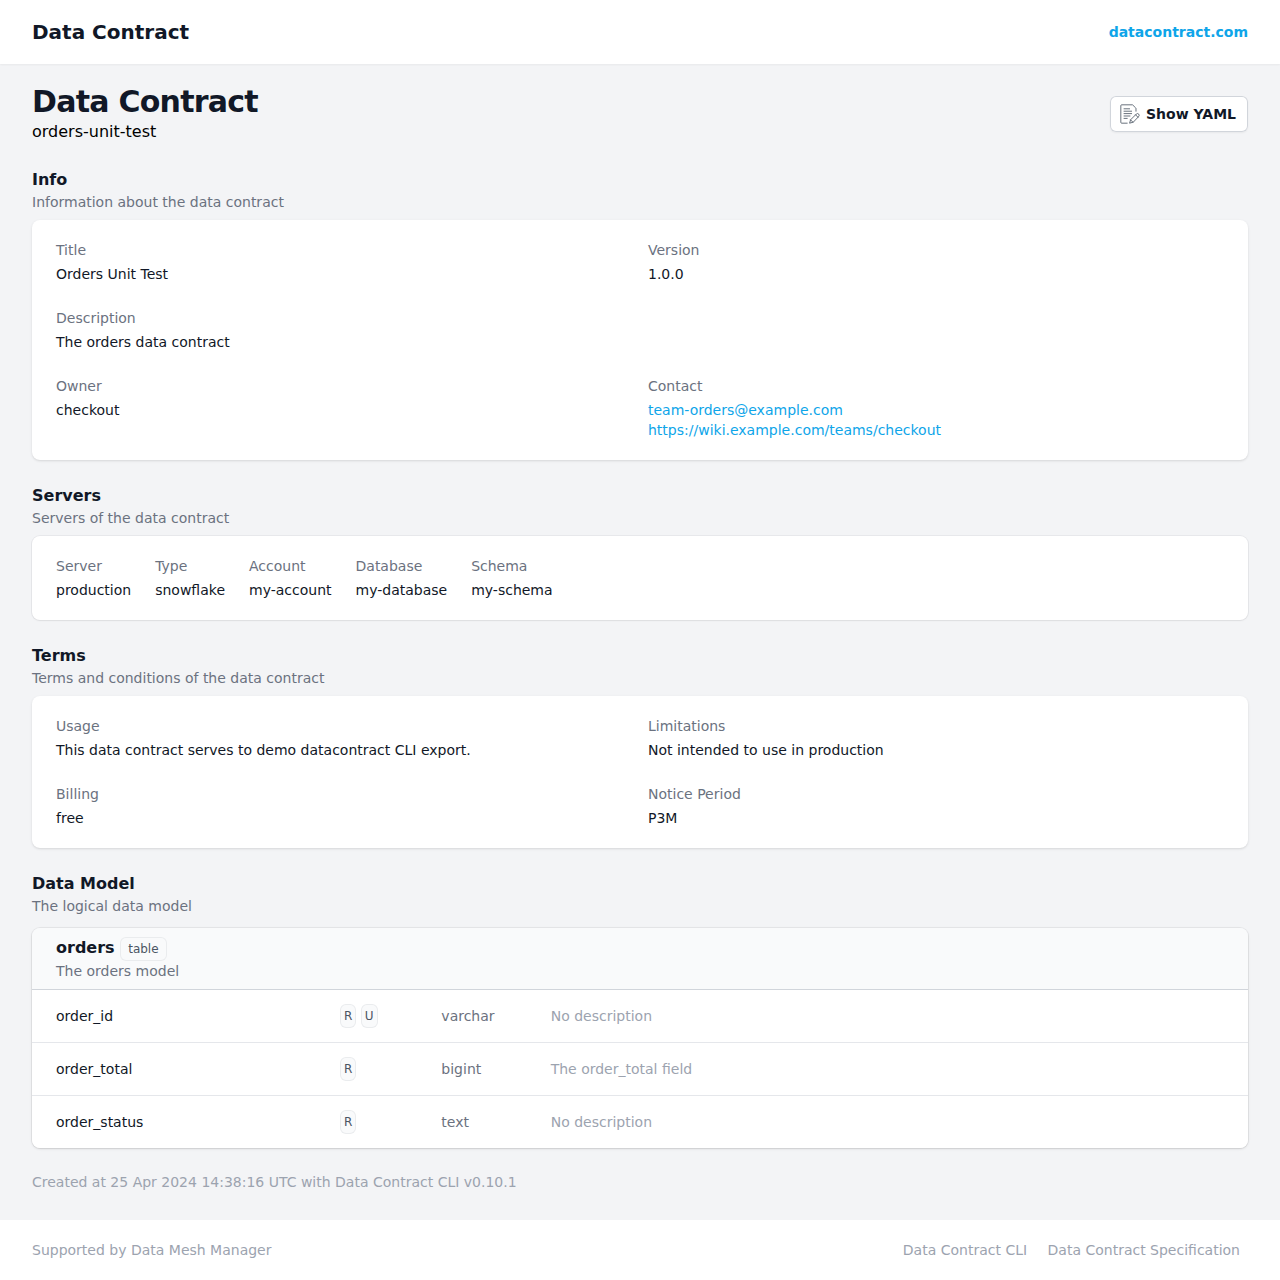
<file: tests/datacontract-1.html>
<!doctype html>
<html class="h-full bg-gray-100" lang="en">
<head>
  <title>Data Contract</title>
  <meta charset="UTF-8">
  <meta name="viewport" content="width=device-width, initial-scale=1.0">
  
  <style>
    /*
! tailwindcss v3.4.3 | MIT License | https://tailwindcss.com
*/

/*
1. Prevent padding and border from affecting element width. (https://github.com/mozdevs/cssremedy/issues/4)
2. Allow adding a border to an element by just adding a border-width. (https://github.com/tailwindcss/tailwindcss/pull/116)
*/

*,
::before,
::after {
  box-sizing: border-box;
  /* 1 */
  border-width: 0;
  /* 2 */
  border-style: solid;
  /* 2 */
  border-color: #e5e7eb;
  /* 2 */
}

::before,
::after {
  --tw-content: '';
}

/*
1. Use a consistent sensible line-height in all browsers.
2. Prevent adjustments of font size after orientation changes in iOS.
3. Use a more readable tab size.
4. Use the user's configured `sans` font-family by default.
5. Use the user's configured `sans` font-feature-settings by default.
6. Use the user's configured `sans` font-variation-settings by default.
7. Disable tap highlights on iOS
*/

html,
:host {
  line-height: 1.5;
  /* 1 */
  -webkit-text-size-adjust: 100%;
  /* 2 */
  -moz-tab-size: 4;
  /* 3 */
  -o-tab-size: 4;
     tab-size: 4;
  /* 3 */
  font-family: ui-sans-serif, system-ui, sans-serif, "Apple Color Emoji", "Segoe UI Emoji", "Segoe UI Symbol", "Noto Color Emoji";
  /* 4 */
  font-feature-settings: normal;
  /* 5 */
  font-variation-settings: normal;
  /* 6 */
  -webkit-tap-highlight-color: transparent;
  /* 7 */
}

/*
1. Remove the margin in all browsers.
2. Inherit line-height from `html` so users can set them as a class directly on the `html` element.
*/

body {
  margin: 0;
  /* 1 */
  line-height: inherit;
  /* 2 */
}

/*
1. Add the correct height in Firefox.
2. Correct the inheritance of border color in Firefox. (https://bugzilla.mozilla.org/show_bug.cgi?id=190655)
3. Ensure horizontal rules are visible by default.
*/

hr {
  height: 0;
  /* 1 */
  color: inherit;
  /* 2 */
  border-top-width: 1px;
  /* 3 */
}

/*
Add the correct text decoration in Chrome, Edge, and Safari.
*/

abbr:where([title]) {
  -webkit-text-decoration: underline dotted;
          text-decoration: underline dotted;
}

/*
Remove the default font size and weight for headings.
*/

h1,
h2,
h3,
h4,
h5,
h6 {
  font-size: inherit;
  font-weight: inherit;
}

/*
Reset links to optimize for opt-in styling instead of opt-out.
*/

a {
  color: inherit;
  text-decoration: inherit;
}

/*
Add the correct font weight in Edge and Safari.
*/

b,
strong {
  font-weight: bolder;
}

/*
1. Use the user's configured `mono` font-family by default.
2. Use the user's configured `mono` font-feature-settings by default.
3. Use the user's configured `mono` font-variation-settings by default.
4. Correct the odd `em` font sizing in all browsers.
*/

code,
kbd,
samp,
pre {
  font-family: ui-monospace, SFMono-Regular, Menlo, Monaco, Consolas, "Liberation Mono", "Courier New", monospace;
  /* 1 */
  font-feature-settings: normal;
  /* 2 */
  font-variation-settings: normal;
  /* 3 */
  font-size: 1em;
  /* 4 */
}

/*
Add the correct font size in all browsers.
*/

small {
  font-size: 80%;
}

/*
Prevent `sub` and `sup` elements from affecting the line height in all browsers.
*/

sub,
sup {
  font-size: 75%;
  line-height: 0;
  position: relative;
  vertical-align: baseline;
}

sub {
  bottom: -0.25em;
}

sup {
  top: -0.5em;
}

/*
1. Remove text indentation from table contents in Chrome and Safari. (https://bugs.chromium.org/p/chromium/issues/detail?id=999088, https://bugs.webkit.org/show_bug.cgi?id=201297)
2. Correct table border color inheritance in all Chrome and Safari. (https://bugs.chromium.org/p/chromium/issues/detail?id=935729, https://bugs.webkit.org/show_bug.cgi?id=195016)
3. Remove gaps between table borders by default.
*/

table {
  text-indent: 0;
  /* 1 */
  border-color: inherit;
  /* 2 */
  border-collapse: collapse;
  /* 3 */
}

/*
1. Change the font styles in all browsers.
2. Remove the margin in Firefox and Safari.
3. Remove default padding in all browsers.
*/

button,
input,
optgroup,
select,
textarea {
  font-family: inherit;
  /* 1 */
  font-feature-settings: inherit;
  /* 1 */
  font-variation-settings: inherit;
  /* 1 */
  font-size: 100%;
  /* 1 */
  font-weight: inherit;
  /* 1 */
  line-height: inherit;
  /* 1 */
  letter-spacing: inherit;
  /* 1 */
  color: inherit;
  /* 1 */
  margin: 0;
  /* 2 */
  padding: 0;
  /* 3 */
}

/*
Remove the inheritance of text transform in Edge and Firefox.
*/

button,
select {
  text-transform: none;
}

/*
1. Correct the inability to style clickable types in iOS and Safari.
2. Remove default button styles.
*/

button,
input:where([type='button']),
input:where([type='reset']),
input:where([type='submit']) {
  -webkit-appearance: button;
  /* 1 */
  background-color: transparent;
  /* 2 */
  background-image: none;
  /* 2 */
}

/*
Use the modern Firefox focus style for all focusable elements.
*/

:-moz-focusring {
  outline: auto;
}

/*
Remove the additional `:invalid` styles in Firefox. (https://github.com/mozilla/gecko-dev/blob/2f9eacd9d3d995c937b4251a5557d95d494c9be1/layout/style/res/forms.css#L728-L737)
*/

:-moz-ui-invalid {
  box-shadow: none;
}

/*
Add the correct vertical alignment in Chrome and Firefox.
*/

progress {
  vertical-align: baseline;
}

/*
Correct the cursor style of increment and decrement buttons in Safari.
*/

::-webkit-inner-spin-button,
::-webkit-outer-spin-button {
  height: auto;
}

/*
1. Correct the odd appearance in Chrome and Safari.
2. Correct the outline style in Safari.
*/

[type='search'] {
  -webkit-appearance: textfield;
  /* 1 */
  outline-offset: -2px;
  /* 2 */
}

/*
Remove the inner padding in Chrome and Safari on macOS.
*/

::-webkit-search-decoration {
  -webkit-appearance: none;
}

/*
1. Correct the inability to style clickable types in iOS and Safari.
2. Change font properties to `inherit` in Safari.
*/

::-webkit-file-upload-button {
  -webkit-appearance: button;
  /* 1 */
  font: inherit;
  /* 2 */
}

/*
Add the correct display in Chrome and Safari.
*/

summary {
  display: list-item;
}

/*
Removes the default spacing and border for appropriate elements.
*/

blockquote,
dl,
dd,
h1,
h2,
h3,
h4,
h5,
h6,
hr,
figure,
p,
pre {
  margin: 0;
}

fieldset {
  margin: 0;
  padding: 0;
}

legend {
  padding: 0;
}

ol,
ul,
menu {
  list-style: none;
  margin: 0;
  padding: 0;
}

/*
Reset default styling for dialogs.
*/

dialog {
  padding: 0;
}

/*
Prevent resizing textareas horizontally by default.
*/

textarea {
  resize: vertical;
}

/*
1. Reset the default placeholder opacity in Firefox. (https://github.com/tailwindlabs/tailwindcss/issues/3300)
2. Set the default placeholder color to the user's configured gray 400 color.
*/

input::-moz-placeholder, textarea::-moz-placeholder {
  opacity: 1;
  /* 1 */
  color: #9ca3af;
  /* 2 */
}

input::placeholder,
textarea::placeholder {
  opacity: 1;
  /* 1 */
  color: #9ca3af;
  /* 2 */
}

/*
Set the default cursor for buttons.
*/

button,
[role="button"] {
  cursor: pointer;
}

/*
Make sure disabled buttons don't get the pointer cursor.
*/

:disabled {
  cursor: default;
}

/*
1. Make replaced elements `display: block` by default. (https://github.com/mozdevs/cssremedy/issues/14)
2. Add `vertical-align: middle` to align replaced elements more sensibly by default. (https://github.com/jensimmons/cssremedy/issues/14#issuecomment-634934210)
   This can trigger a poorly considered lint error in some tools but is included by design.
*/

img,
svg,
video,
canvas,
audio,
iframe,
embed,
object {
  display: block;
  /* 1 */
  vertical-align: middle;
  /* 2 */
}

/*
Constrain images and videos to the parent width and preserve their intrinsic aspect ratio. (https://github.com/mozdevs/cssremedy/issues/14)
*/

img,
video {
  max-width: 100%;
  height: auto;
}

/* Make elements with the HTML hidden attribute stay hidden by default */

[hidden] {
  display: none;
}

*, ::before, ::after {
  --tw-border-spacing-x: 0;
  --tw-border-spacing-y: 0;
  --tw-translate-x: 0;
  --tw-translate-y: 0;
  --tw-rotate: 0;
  --tw-skew-x: 0;
  --tw-skew-y: 0;
  --tw-scale-x: 1;
  --tw-scale-y: 1;
  --tw-pan-x:  ;
  --tw-pan-y:  ;
  --tw-pinch-zoom:  ;
  --tw-scroll-snap-strictness: proximity;
  --tw-gradient-from-position:  ;
  --tw-gradient-via-position:  ;
  --tw-gradient-to-position:  ;
  --tw-ordinal:  ;
  --tw-slashed-zero:  ;
  --tw-numeric-figure:  ;
  --tw-numeric-spacing:  ;
  --tw-numeric-fraction:  ;
  --tw-ring-inset:  ;
  --tw-ring-offset-width: 0px;
  --tw-ring-offset-color: #fff;
  --tw-ring-color: rgb(59 130 246 / 0.5);
  --tw-ring-offset-shadow: 0 0 #0000;
  --tw-ring-shadow: 0 0 #0000;
  --tw-shadow: 0 0 #0000;
  --tw-shadow-colored: 0 0 #0000;
  --tw-blur:  ;
  --tw-brightness:  ;
  --tw-contrast:  ;
  --tw-grayscale:  ;
  --tw-hue-rotate:  ;
  --tw-invert:  ;
  --tw-saturate:  ;
  --tw-sepia:  ;
  --tw-drop-shadow:  ;
  --tw-backdrop-blur:  ;
  --tw-backdrop-brightness:  ;
  --tw-backdrop-contrast:  ;
  --tw-backdrop-grayscale:  ;
  --tw-backdrop-hue-rotate:  ;
  --tw-backdrop-invert:  ;
  --tw-backdrop-opacity:  ;
  --tw-backdrop-saturate:  ;
  --tw-backdrop-sepia:  ;
  --tw-contain-size:  ;
  --tw-contain-layout:  ;
  --tw-contain-paint:  ;
  --tw-contain-style:  ;
}

::backdrop {
  --tw-border-spacing-x: 0;
  --tw-border-spacing-y: 0;
  --tw-translate-x: 0;
  --tw-translate-y: 0;
  --tw-rotate: 0;
  --tw-skew-x: 0;
  --tw-skew-y: 0;
  --tw-scale-x: 1;
  --tw-scale-y: 1;
  --tw-pan-x:  ;
  --tw-pan-y:  ;
  --tw-pinch-zoom:  ;
  --tw-scroll-snap-strictness: proximity;
  --tw-gradient-from-position:  ;
  --tw-gradient-via-position:  ;
  --tw-gradient-to-position:  ;
  --tw-ordinal:  ;
  --tw-slashed-zero:  ;
  --tw-numeric-figure:  ;
  --tw-numeric-spacing:  ;
  --tw-numeric-fraction:  ;
  --tw-ring-inset:  ;
  --tw-ring-offset-width: 0px;
  --tw-ring-offset-color: #fff;
  --tw-ring-color: rgb(59 130 246 / 0.5);
  --tw-ring-offset-shadow: 0 0 #0000;
  --tw-ring-shadow: 0 0 #0000;
  --tw-shadow: 0 0 #0000;
  --tw-shadow-colored: 0 0 #0000;
  --tw-blur:  ;
  --tw-brightness:  ;
  --tw-contrast:  ;
  --tw-grayscale:  ;
  --tw-hue-rotate:  ;
  --tw-invert:  ;
  --tw-saturate:  ;
  --tw-sepia:  ;
  --tw-drop-shadow:  ;
  --tw-backdrop-blur:  ;
  --tw-backdrop-brightness:  ;
  --tw-backdrop-contrast:  ;
  --tw-backdrop-grayscale:  ;
  --tw-backdrop-hue-rotate:  ;
  --tw-backdrop-invert:  ;
  --tw-backdrop-opacity:  ;
  --tw-backdrop-saturate:  ;
  --tw-backdrop-sepia:  ;
  --tw-contain-size:  ;
  --tw-contain-layout:  ;
  --tw-contain-paint:  ;
  --tw-contain-style:  ;
}

.sr-only {
  position: absolute;
  width: 1px;
  height: 1px;
  padding: 0;
  margin: -1px;
  overflow: hidden;
  clip: rect(0, 0, 0, 0);
  white-space: nowrap;
  border-width: 0;
}

.fixed {
  position: fixed;
}

.absolute {
  position: absolute;
}

.relative {
  position: relative;
}

.inset-0 {
  inset: 0px;
}

.right-0 {
  right: 0px;
}

.top-0 {
  top: 0px;
}

.z-10 {
  z-index: 10;
}

.-mx-4 {
  margin-left: -1rem;
  margin-right: -1rem;
}

.-my-2 {
  margin-top: -0.5rem;
  margin-bottom: -0.5rem;
}

.mx-auto {
  margin-left: auto;
  margin-right: auto;
}

.-ml-0 {
  margin-left: -0px;
}

.-ml-0\.5 {
  margin-left: -0.125rem;
}

.mb-3 {
  margin-bottom: 0.75rem;
}

.mr-1 {
  margin-right: 0.25rem;
}

.mr-1\.5 {
  margin-right: 0.375rem;
}

.mr-6 {
  margin-right: 1.5rem;
}

.mt-1 {
  margin-top: 0.25rem;
}

.mt-2 {
  margin-top: 0.5rem;
}

.mt-3 {
  margin-top: 0.75rem;
}

.mt-5 {
  margin-top: 1.25rem;
}

.mt-6 {
  margin-top: 1.5rem;
}

.mt-8 {
  margin-top: 2rem;
}

.mt-auto {
  margin-top: auto;
}

.inline-block {
  display: inline-block;
}

.flex {
  display: flex;
}

.inline-flex {
  display: inline-flex;
}

.table {
  display: table;
}

.flow-root {
  display: flow-root;
}

.grid {
  display: grid;
}

.hidden {
  display: none;
}

.h-16 {
  height: 4rem;
}

.h-5 {
  height: 1.25rem;
}

.h-6 {
  height: 1.5rem;
}

.h-full {
  height: 100%;
}

.min-h-full {
  min-height: 100%;
}

.w-1\/12 {
  width: 8.333333%;
}

.w-16 {
  width: 4rem;
}

.w-3\/12 {
  width: 25%;
}

.w-5 {
  width: 1.25rem;
}

.w-6 {
  width: 1.5rem;
}

.w-7\/12 {
  width: 58.333333%;
}

.w-full {
  width: 100%;
}

.w-screen {
  width: 100vw;
}

.min-w-0 {
  min-width: 0px;
}

.min-w-full {
  min-width: 100%;
}

.max-w-7xl {
  max-width: 80rem;
}

.flex-1 {
  flex: 1 1 0%;
}

.flex-shrink-0 {
  flex-shrink: 0;
}

.transform {
  transform: translate(var(--tw-translate-x), var(--tw-translate-y)) rotate(var(--tw-rotate)) skewX(var(--tw-skew-x)) skewY(var(--tw-skew-y)) scaleX(var(--tw-scale-x)) scaleY(var(--tw-scale-y));
}

.grid-cols-1 {
  grid-template-columns: repeat(1, minmax(0, 1fr));
}

.flex-col {
  flex-direction: column;
}

.items-end {
  align-items: flex-end;
}

.items-center {
  align-items: center;
}

.justify-center {
  justify-content: center;
}

.justify-between {
  justify-content: space-between;
}

.gap-3 {
  gap: 0.75rem;
}

.gap-x-4 {
  -moz-column-gap: 1rem;
       column-gap: 1rem;
}

.gap-x-6 {
  -moz-column-gap: 1.5rem;
       column-gap: 1.5rem;
}

.gap-y-6 {
  row-gap: 1.5rem;
}

.space-x-6 > :not([hidden]) ~ :not([hidden]) {
  --tw-space-x-reverse: 0;
  margin-right: calc(1.5rem * var(--tw-space-x-reverse));
  margin-left: calc(1.5rem * calc(1 - var(--tw-space-x-reverse)));
}

.space-y-6 > :not([hidden]) ~ :not([hidden]) {
  --tw-space-y-reverse: 0;
  margin-top: calc(1.5rem * calc(1 - var(--tw-space-y-reverse)));
  margin-bottom: calc(1.5rem * var(--tw-space-y-reverse));
}

.divide-y > :not([hidden]) ~ :not([hidden]) {
  --tw-divide-y-reverse: 0;
  border-top-width: calc(1px * calc(1 - var(--tw-divide-y-reverse)));
  border-bottom-width: calc(1px * var(--tw-divide-y-reverse));
}

.divide-gray-100 > :not([hidden]) ~ :not([hidden]) {
  --tw-divide-opacity: 1;
  border-color: rgb(243 244 246 / var(--tw-divide-opacity));
}

.divide-gray-200 > :not([hidden]) ~ :not([hidden]) {
  --tw-divide-opacity: 1;
  border-color: rgb(229 231 235 / var(--tw-divide-opacity));
}

.divide-gray-300 > :not([hidden]) ~ :not([hidden]) {
  --tw-divide-opacity: 1;
  border-color: rgb(209 213 219 / var(--tw-divide-opacity));
}

.overflow-hidden {
  overflow: hidden;
}

.overflow-x-auto {
  overflow-x: auto;
}

.overflow-y-auto {
  overflow-y: auto;
}

.whitespace-nowrap {
  white-space: nowrap;
}

.whitespace-pre-wrap {
  white-space: pre-wrap;
}

.rounded-lg {
  border-radius: 0.5rem;
}

.rounded-md {
  border-radius: 0.375rem;
}

.bg-gray-100 {
  --tw-bg-opacity: 1;
  background-color: rgb(243 244 246 / var(--tw-bg-opacity));
}

.bg-gray-50 {
  --tw-bg-opacity: 1;
  background-color: rgb(249 250 251 / var(--tw-bg-opacity));
}

.bg-gray-500 {
  --tw-bg-opacity: 1;
  background-color: rgb(107 114 128 / var(--tw-bg-opacity));
}

.bg-indigo-600 {
  --tw-bg-opacity: 1;
  background-color: rgb(79 70 229 / var(--tw-bg-opacity));
}

.bg-white {
  --tw-bg-opacity: 1;
  background-color: rgb(255 255 255 / var(--tw-bg-opacity));
}

.bg-opacity-75 {
  --tw-bg-opacity: 0.75;
}

.p-4 {
  padding: 1rem;
}

.px-1 {
  padding-left: 0.25rem;
  padding-right: 0.25rem;
}

.px-2 {
  padding-left: 0.5rem;
  padding-right: 0.5rem;
}

.px-3 {
  padding-left: 0.75rem;
  padding-right: 0.75rem;
}

.px-4 {
  padding-left: 1rem;
  padding-right: 1rem;
}

.px-6 {
  padding-left: 1.5rem;
  padding-right: 1.5rem;
}

.py-1 {
  padding-top: 0.25rem;
  padding-bottom: 0.25rem;
}

.py-2 {
  padding-top: 0.5rem;
  padding-bottom: 0.5rem;
}

.py-5 {
  padding-top: 1.25rem;
  padding-bottom: 1.25rem;
}

.pb-4 {
  padding-bottom: 1rem;
}

.pb-7 {
  padding-bottom: 1.75rem;
}

.pl-4 {
  padding-left: 1rem;
}

.pr-2 {
  padding-right: 0.5rem;
}

.pr-3 {
  padding-right: 0.75rem;
}

.pr-4 {
  padding-right: 1rem;
}

.pt-4 {
  padding-top: 1rem;
}

.pt-5 {
  padding-top: 1.25rem;
}

.text-left {
  text-align: left;
}

.text-center {
  text-align: center;
}

.align-middle {
  vertical-align: middle;
}

.text-2xl {
  font-size: 1.5rem;
  line-height: 2rem;
}

.text-base {
  font-size: 1rem;
  line-height: 1.5rem;
}

.text-sm {
  font-size: 0.875rem;
  line-height: 1.25rem;
}

.text-xl {
  font-size: 1.25rem;
  line-height: 1.75rem;
}

.text-xs {
  font-size: 0.75rem;
  line-height: 1rem;
}

.font-bold {
  font-weight: 700;
}

.font-medium {
  font-weight: 500;
}

.font-semibold {
  font-weight: 600;
}

.leading-5 {
  line-height: 1.25rem;
}

.leading-6 {
  line-height: 1.5rem;
}

.leading-7 {
  line-height: 1.75rem;
}

.text-gray-400 {
  --tw-text-opacity: 1;
  color: rgb(156 163 175 / var(--tw-text-opacity));
}

.text-gray-500 {
  --tw-text-opacity: 1;
  color: rgb(107 114 128 / var(--tw-text-opacity));
}

.text-gray-600 {
  --tw-text-opacity: 1;
  color: rgb(75 85 99 / var(--tw-text-opacity));
}

.text-gray-900 {
  --tw-text-opacity: 1;
  color: rgb(17 24 39 / var(--tw-text-opacity));
}

.text-sky-500 {
  --tw-text-opacity: 1;
  color: rgb(14 165 233 / var(--tw-text-opacity));
}

.text-white {
  --tw-text-opacity: 1;
  color: rgb(255 255 255 / var(--tw-text-opacity));
}

.shadow {
  --tw-shadow: 0 1px 3px 0 rgb(0 0 0 / 0.1), 0 1px 2px -1px rgb(0 0 0 / 0.1);
  --tw-shadow-colored: 0 1px 3px 0 var(--tw-shadow-color), 0 1px 2px -1px var(--tw-shadow-color);
  box-shadow: var(--tw-ring-offset-shadow, 0 0 #0000), var(--tw-ring-shadow, 0 0 #0000), var(--tw-shadow);
}

.shadow-sm {
  --tw-shadow: 0 1px 2px 0 rgb(0 0 0 / 0.05);
  --tw-shadow-colored: 0 1px 2px 0 var(--tw-shadow-color);
  box-shadow: var(--tw-ring-offset-shadow, 0 0 #0000), var(--tw-ring-shadow, 0 0 #0000), var(--tw-shadow);
}

.shadow-xl {
  --tw-shadow: 0 20px 25px -5px rgb(0 0 0 / 0.1), 0 8px 10px -6px rgb(0 0 0 / 0.1);
  --tw-shadow-colored: 0 20px 25px -5px var(--tw-shadow-color), 0 8px 10px -6px var(--tw-shadow-color);
  box-shadow: var(--tw-ring-offset-shadow, 0 0 #0000), var(--tw-ring-shadow, 0 0 #0000), var(--tw-shadow);
}

.ring-1 {
  --tw-ring-offset-shadow: var(--tw-ring-inset) 0 0 0 var(--tw-ring-offset-width) var(--tw-ring-offset-color);
  --tw-ring-shadow: var(--tw-ring-inset) 0 0 0 calc(1px + var(--tw-ring-offset-width)) var(--tw-ring-color);
  box-shadow: var(--tw-ring-offset-shadow), var(--tw-ring-shadow), var(--tw-shadow, 0 0 #0000);
}

.ring-inset {
  --tw-ring-inset: inset;
}

.ring-black {
  --tw-ring-opacity: 1;
  --tw-ring-color: rgb(0 0 0 / var(--tw-ring-opacity));
}

.ring-gray-300 {
  --tw-ring-opacity: 1;
  --tw-ring-color: rgb(209 213 219 / var(--tw-ring-opacity));
}

.ring-gray-500\/10 {
  --tw-ring-color: rgb(107 114 128 / 0.1);
}

.ring-gray-900\/5 {
  --tw-ring-color: rgb(17 24 39 / 0.05);
}

.ring-opacity-5 {
  --tw-ring-opacity: 0.05;
}

.transition-all {
  transition-property: all;
  transition-timing-function: cubic-bezier(0.4, 0, 0.2, 1);
  transition-duration: 150ms;
}

.transition-opacity {
  transition-property: opacity;
  transition-timing-function: cubic-bezier(0.4, 0, 0.2, 1);
  transition-duration: 150ms;
}

.hover\:bg-gray-50:hover {
  --tw-bg-opacity: 1;
  background-color: rgb(249 250 251 / var(--tw-bg-opacity));
}

.hover\:bg-indigo-500:hover {
  --tw-bg-opacity: 1;
  background-color: rgb(99 102 241 / var(--tw-bg-opacity));
}

.hover\:text-gray-500:hover {
  --tw-text-opacity: 1;
  color: rgb(107 114 128 / var(--tw-text-opacity));
}

.hover\:text-gray-700:hover {
  --tw-text-opacity: 1;
  color: rgb(55 65 81 / var(--tw-text-opacity));
}

.focus-visible\:outline:focus-visible {
  outline-style: solid;
}

.focus-visible\:outline-2:focus-visible {
  outline-width: 2px;
}

.focus-visible\:outline-offset-2:focus-visible {
  outline-offset: 2px;
}

.focus-visible\:outline-indigo-600:focus-visible {
  outline-color: #4f46e5;
}

@media (min-width: 640px) {
  .sm\:col-span-1 {
    grid-column: span 1 / span 1;
  }

  .sm\:col-span-2 {
    grid-column: span 2 / span 2;
  }

  .sm\:-mx-6 {
    margin-left: -1.5rem;
    margin-right: -1.5rem;
  }

  .sm\:my-8 {
    margin-top: 2rem;
    margin-bottom: 2rem;
  }

  .sm\:ml-6 {
    margin-left: 1.5rem;
  }

  .sm\:mt-0 {
    margin-top: 0px;
  }

  .sm\:mt-5 {
    margin-top: 1.25rem;
  }

  .sm\:mt-6 {
    margin-top: 1.5rem;
  }

  .sm\:flex {
    display: flex;
  }

  .sm\:w-4\/5 {
    width: 80%;
  }

  .sm\:grid-cols-2 {
    grid-template-columns: repeat(2, minmax(0, 1fr));
  }

  .sm\:flex-row {
    flex-direction: row;
  }

  .sm\:flex-col {
    flex-direction: column;
  }

  .sm\:flex-wrap {
    flex-wrap: wrap;
  }

  .sm\:items-center {
    align-items: center;
  }

  .sm\:space-x-6 > :not([hidden]) ~ :not([hidden]) {
    --tw-space-x-reverse: 0;
    margin-right: calc(1.5rem * var(--tw-space-x-reverse));
    margin-left: calc(1.5rem * calc(1 - var(--tw-space-x-reverse)));
  }

  .sm\:truncate {
    overflow: hidden;
    text-overflow: ellipsis;
    white-space: nowrap;
  }

  .sm\:rounded-lg {
    border-radius: 0.5rem;
  }

  .sm\:p-0 {
    padding: 0px;
  }

  .sm\:p-6 {
    padding: 1.5rem;
  }

  .sm\:px-0 {
    padding-left: 0px;
    padding-right: 0px;
  }

  .sm\:px-6 {
    padding-left: 1.5rem;
    padding-right: 1.5rem;
  }

  .sm\:pl-6 {
    padding-left: 1.5rem;
  }

  .sm\:text-3xl {
    font-size: 1.875rem;
    line-height: 2.25rem;
  }

  .sm\:tracking-tight {
    letter-spacing: -0.025em;
  }
}

@media (min-width: 768px) {
  .md\:order-1 {
    order: 1;
  }

  .md\:order-2 {
    order: 2;
  }

  .md\:mt-0 {
    margin-top: 0px;
  }

  .md\:flex {
    display: flex;
  }

  .md\:items-center {
    align-items: center;
  }

  .md\:justify-between {
    justify-content: space-between;
  }
}

@media (min-width: 1024px) {
  .lg\:-mx-8 {
    margin-left: -2rem;
    margin-right: -2rem;
  }

  .lg\:ml-4 {
    margin-left: 1rem;
  }

  .lg\:mt-0 {
    margin-top: 0px;
  }

  .lg\:flex {
    display: flex;
  }

  .lg\:items-center {
    align-items: center;
  }

  .lg\:justify-between {
    justify-content: space-between;
  }

  .lg\:px-8 {
    padding-left: 2rem;
    padding-right: 2rem;
  }
}
  </style>
</head>
<body class="h-full">

<div class="min-h-full flex flex-col">

  <nav class="bg-white shadow-sm">
    <div class="mx-auto max-w-7xl px-4 sm:px-6 lg:px-8">
      <div class="flex h-16 justify-between">
        <div class="flex">
          <div class="flex flex-shrink-0 items-center mr-6">
            <a class="text-xl text-gray-900 font-semibold" href="/">
              Data Contract
            </a>
          </div>
        </div>
        <div class="hidden sm:ml-6 sm:flex sm:items-center">
          <a href="https://datacontract.com" class="text-sky-500 hover:text-gray-700 text-sm font-semibold" target="_blank">datacontract.com</a>
        </div>
      </div>
    </div>
  </nav>

  <main class="pb-7">

    <div class="pt-5 mx-auto max-w-7xl sm:px-6 lg:px-8">
      <div>
        <div class="md:flex md:items-center md:justify-between px-4 sm:px-0">
          <div class="min-w-0 flex-1">
            <h2 class="text-2xl font-bold leading-7 text-gray-900 sm:truncate sm:text-3xl sm:tracking-tight">
              Data Contract</h2>
            <div class="mt-1 flex flex-col sm:mt-0 sm:flex-row sm:flex-wrap sm:space-x-6">
              orders-unit-test
            </div>
          </div>
          <div class="mt-5 flex lg:mt-0 lg:ml-4 gap-3 items-center">
            <button
              type="button"
              onclick="document.getElementById('dialog-datacontract-yaml').showModal()"
              class="inline-flex items-center rounded-md bg-white px-3 py-2 text-sm font-semibold text-gray-900 shadow-sm ring-1 ring-inset ring-gray-300 hover:bg-gray-50">
              <svg class="-ml-0.5 mr-1.5 h-5 w-5 text-gray-600" viewBox="-0.5 -0.5 24 24">
                <path d="m4.3125 8.145833333333334 9.104166666666668 0" fill="none" stroke="currentColor" stroke-linecap="round" stroke-linejoin="round" stroke-width="1"></path><path d="m4.3125 11.020833333333334 9.104166666666668 0" fill="none" stroke="currentColor" stroke-linecap="round" stroke-linejoin="round" stroke-width="1"></path><path d="m4.3125 5.270833333333334 6.708333333333334 0" fill="none" stroke="currentColor" stroke-linecap="round" stroke-linejoin="round" stroke-width="1"></path><path d="m4.3125 13.895833333333334 7.1875 0" fill="none" stroke="currentColor" stroke-linecap="round" stroke-linejoin="round" stroke-width="1"></path><path d="m4.3125 16.770833333333336 3.8333333333333335 0" fill="none" stroke="currentColor" stroke-linecap="round" stroke-linejoin="round" stroke-width="1"></path><path d="M8.145833333333334 22.520833333333336h-6.708333333333334a0.9583333333333334 0.9583333333333334 0 0 1 -0.9583333333333334 -0.9583333333333334v-20.125a0.9583333333333334 0.9583333333333334 0 0 1 0.9583333333333334 -0.9583333333333334h12.739125a0.9583333333333334 0.9583333333333334 0 0 1 0.6775416666666667 0.28079166666666666L18.406708333333334 4.3125a0.9583333333333334 0.9583333333333334 0 0 1 0.28079166666666666 0.6775416666666667V8.145833333333334" fill="none" stroke="currentColor" stroke-linecap="round" stroke-linejoin="round" stroke-width="1"></path><path d="m15.045833333333333 21.370833333333334 -4.025 1.15 1.15 -4.025 6.879875 -6.879875a2.032625 2.032625 0 0 1 2.875 2.875Z" fill="none" stroke="currentColor" stroke-linecap="round" stroke-linejoin="round" stroke-width="1"></path><path d="m18.188208333333332 12.478458333333334 2.875 2.875" fill="none" stroke="currentColor" stroke-linecap="round" stroke-linejoin="round" stroke-width="1"></path><path d="m12.170833333333333 18.495833333333334 2.875 2.875" fill="none" stroke="currentColor" stroke-linecap="round" stroke-linejoin="round" stroke-width="1"></path>
              </svg>
              Show YAML
            </button>
          </div>
        </div>


      </div>

      <div>

        <div class="space-y-6 mt-6">


          <section>
            <div class=" px-4 sm:px-0">
              <h1 class="text-base font-semibold leading-6 text-gray-900" id="info">Info</h1>
              <p class="text-sm text-gray-500">Information about the data contract</p>
            </div>
            <div class="mt-2 overflow-hidden shadow sm:rounded-lg bg-white">

              <div class="px-4 py-5 sm:px-6">

                <dl class="grid grid-cols-1 gap-x-4 gap-y-6 sm:grid-cols-2">
                  <div class="sm:col-span-1">
                    <dt class="text-sm font-medium text-gray-500">Title</dt>
                    <dd class="mt-1 text-sm text-gray-900">Orders Unit Test</dd>
                  </div>

                  <div class="sm:col-span-1">
                    <dt class="text-sm font-medium text-gray-500">Version</dt>
                    <dd class="mt-1 text-sm text-gray-900">1.0.0</dd>
                  </div>

                  
                  <div class="sm:col-span-2">
                    <dt class="text-sm font-medium text-gray-500">Description</dt>
                    <dd class="mt-1 text-sm text-gray-900" >
                      <span class="whitespace-pre-wrap">The orders data contract</span>
                    </dd>
                  </div>
                  

                  
                  <div class="sm:col-span-1">
                    <dt class="text-sm font-medium text-gray-500">Owner</dt>
                    <dd class="mt-1 text-sm text-gray-900">
                      <span>checkout</span>
                    </dd>
                  </div>
                  

                  
                  <div class="sm:col-span-1">
                    <dt class="text-sm font-medium text-gray-500">Contact</dt>
                    <dd class="mt-1 text-sm text-gray-900">
                      
                      
                        <a href="mailto:team-orders@example.com" class="text-sky-500 hover:text-gray-700">team-orders@example.com</a>
                      
                      
                        <div>
                          <a href="https://wiki.example.com/teams/checkout" class="text-sky-500 hover:text-gray-700">https://wiki.example.com/teams/checkout</a>
                        </div>
                      
                    </dd>
                  </div>
                  

                </dl>
              </div>
            </div>
          </section>


          
          <section>
            <div class="px-4 sm:px-0">
              <h1 class="text-base font-semibold leading-6 text-gray-900" id="servers">Servers</h1>
              <p class="text-sm text-gray-500">Servers of the data contract</p>
            </div>

            <ul role="list" class="mt-2 divide-y divide-gray-100 overflow-hidden bg-white shadow-sm ring-1 ring-gray-900/5 sm:rounded-lg">

              
              <li class="relative flex gap-x-6 px-4 py-5 sm:px-6">
                <div class="flex items-center gap-x-4">
                  <div class="hidden sm:flex sm:flex-col">
                    <dt class="text-sm font-medium text-gray-500">Server</dt>
                    <dd class="mt-1 text-sm text-gray-900">production</dd>
                  </div>
                </div>

                
                <div class="flex items-center gap-x-4">
                  <div class="hidden sm:flex sm:flex-col">
                    <dt class="text-sm font-medium text-gray-500">Type</dt>
                    <dd class="mt-1 text-sm text-gray-900">snowflake</dd>
                  </div>
                </div>
                

                

                

                

                

                
                <div class="flex items-center gap-x-4">
                  <div class="hidden sm:flex sm:flex-col">
                    <dt class="text-sm font-medium text-gray-500">Account</dt>
                    <dd class="mt-1 text-sm text-gray-900">my-account</dd>
                  </div>
                </div>
                

                

                

                

                
                <div class="flex items-center gap-x-4">
                  <div class="hidden sm:flex sm:flex-col">
                    <dt class="text-sm font-medium text-gray-500">Database</dt>
                    <dd class="mt-1 text-sm text-gray-900">my-database</dd>
                  </div>
                </div>
                

                
                <div class="flex items-center gap-x-4">
                  <div class="hidden sm:flex sm:flex-col">
                    <dt class="text-sm font-medium text-gray-500">Schema</dt>
                    <dd class="mt-1 text-sm text-gray-900">my-schema</dd>
                  </div>
                </div>
                

                

                

                

                

              </li>
              

            </ul>

          </section>
          


          
          <section>
            <div class="px-4 sm:px-0">
              <h1 class="text-base font-semibold leading-6 text-gray-900" id="terms">Terms</h1>
              <p class="text-sm text-gray-500">Terms and conditions of the data contract</p>
            </div>
            <div class="mt-2 overflow-hidden shadow sm:rounded-lg bg-white">

              <div class="px-4 py-5 sm:px-6">

                <dl class="grid grid-cols-1 gap-x-4 gap-y-6 sm:grid-cols-2">
                  <div class="sm:col-span-1">
                    <dt class="text-sm font-medium text-gray-500">Usage</dt>
                    <dd class="mt-1 text-sm text-gray-900" >
                      <span class="whitespace-pre-wrap">This data contract serves to demo datacontract CLI export.</span>
                    </dd>
                  </div>

                  <div class="sm:col-span-1">
                    <dt class="text-sm font-medium text-gray-500">Limitations</dt>
                    <dd class="mt-1 text-sm text-gray-900" >
                      <span class="whitespace-pre-wrap">Not intended to use in production</span>
                    </dd>
                  </div>

                  
                  <div class="sm:col-span-1">
                    <dt class="text-sm font-medium text-gray-500">Billing</dt>
                    <dd class="mt-1 text-sm text-gray-900" >
                      <span class="whitespace-pre-wrap">free</span>
                    </dd>
                  </div>
                  

                  
                    <div class="sm:col-span-1">
                      <dt class="text-sm font-medium text-gray-500">Notice Period</dt>
                      <dd class="mt-1 text-sm text-gray-900 flex" >
                        <span class="whitespace-pre-wrap">P3M</span>
                      </dd>
                    </div>
                  

                </dl>
              </div>
            </div>
          </section>
          


          <section id="models">
            <div class="flex justify-between">
              <div class="px-4 sm:px-0">
                <h1 class="text-base font-semibold leading-6 text-gray-900">
                  Data Model
                </h1>
                <p class="text-sm text-gray-500">The logical data model</p>
              </div>
            </div>

            

            <div class="mt-3 flow-root">
              <div class="-mx-4 -my-2 overflow-x-auto sm:-mx-6 lg:-mx-8">
                <div class="inline-block min-w-full py-2 align-middle sm:px-6 lg:px-8">
                  <div class="overflow-hidden shadow ring-1 ring-black ring-opacity-5 sm:rounded-lg">

                    <table class="min-w-full divide-y divide-gray-300">
                      <thead class="bg-gray-50">
                      <tr>
                        <th scope="colgroup" colspan="4" class="py-2 pl-4 pr-3 text-left font-semibold text-gray-900 sm:pl-6">
                          <span>orders</span>
                          <span class="inline-flex items-center rounded-md bg-gray-50 px-2 py-1 text-xs font-medium text-gray-600 ring-1 ring-inset ring-gray-500/10">table</span>
                          <div class="text-sm font-medium text-gray-500">The orders model</div>
                        </th>

                      </tr>
                      </thead>
                      <tbody class="divide-y divide-gray-200 bg-white">

                      

                      <tr>
                        <td class="whitespace-nowrap py-2 pl-4 pr-2 text-sm font-medium text-gray-900 sm:pl-6 w-3/12">
                          <div class="py-2 text-sm">
                            order_id
                            
                          </div>
                        </td>
                        <td class="whitespace-nowrap px-1 py-2 text-sm text-gray-500 w-16">
                          
                          <span class="inline-flex items-center rounded-md bg-gray-50 px-1 py-1 text-xs font-medium text-gray-600 ring-1 ring-inset ring-gray-500/10" title="required">R</span>
                          
                          
                          <span class="inline-flex items-center rounded-md bg-gray-50 px-1 py-1 text-xs font-medium text-gray-600 ring-1 ring-inset ring-gray-500/10" title="unique">U</span>
                          
                        </td>
                        <td class="whitespace-nowrap px-1 py-2 text-sm text-gray-500 w-1/12">
                          
                          varchar
                          
                        </td>
                        <td class="px-3 py-2 text-sm text-gray-500 w-7/12">
                          <div class="text-gray-400">No description</div>
                          
                        </td>

                      </tr>
                      

                      <tr>
                        <td class="whitespace-nowrap py-2 pl-4 pr-2 text-sm font-medium text-gray-900 sm:pl-6 w-3/12">
                          <div class="py-2 text-sm">
                            order_total
                            
                          </div>
                        </td>
                        <td class="whitespace-nowrap px-1 py-2 text-sm text-gray-500 w-16">
                          
                          <span class="inline-flex items-center rounded-md bg-gray-50 px-1 py-1 text-xs font-medium text-gray-600 ring-1 ring-inset ring-gray-500/10" title="required">R</span>
                          
                          
                        </td>
                        <td class="whitespace-nowrap px-1 py-2 text-sm text-gray-500 w-1/12">
                          
                          bigint
                          
                        </td>
                        <td class="px-3 py-2 text-sm text-gray-500 w-7/12">
                          <div class="text-gray-400">The order_total field</div>
                          
                        </td>

                      </tr>
                      

                      <tr>
                        <td class="whitespace-nowrap py-2 pl-4 pr-2 text-sm font-medium text-gray-900 sm:pl-6 w-3/12">
                          <div class="py-2 text-sm">
                            order_status
                            
                          </div>
                        </td>
                        <td class="whitespace-nowrap px-1 py-2 text-sm text-gray-500 w-16">
                          
                          <span class="inline-flex items-center rounded-md bg-gray-50 px-1 py-1 text-xs font-medium text-gray-600 ring-1 ring-inset ring-gray-500/10" title="required">R</span>
                          
                          
                        </td>
                        <td class="whitespace-nowrap px-1 py-2 text-sm text-gray-500 w-1/12">
                          
                          text
                          
                        </td>
                        <td class="px-3 py-2 text-sm text-gray-500 w-7/12">
                          <div class="text-gray-400">No description</div>
                          
                        </td>

                      </tr>
                      

                      </tbody>
                    </table>
                  </div>
                </div>
              </div>
            </div>
            

          </section>

          

          

          

        </div>

      </div>

      <div class="mt-6 text-sm text-gray-400">
        Created at 25 Apr 2024 14:38:16 UTC with <a href="https://cli.datacontract.com" class="text-gray-400 hover:text-gray-500">Data Contract CLI</a> v0.10.1
      </div>

    </div>
  </main>

  <dialog  id="dialog-datacontract-yaml" class="relative z-10" aria-labelledby="modal-title" aria-modal="true">
    <div class="fixed inset-0 bg-gray-500 bg-opacity-75 transition-opacity"></div>

    <div class="fixed inset-0 z-10 w-screen overflow-y-auto">
      <div class="flex min-h-full items-end justify-center p-4 text-center sm:items-center sm:p-0">
        <div class="relative transform rounded-lg bg-white px-4 pb-4 pt-5 text-left shadow-xl transition-all sm:my-8 sm:w-4/5 sm:p-6">
          <div class="absolute right-0 top-0 pr-4 pt-4">
            <button type="button" onclick="document.getElementById('dialog-datacontract-yaml').close()" class="rounded-md bg-white text-gray-400 hover:text-gray-500">
              <span class="sr-only">Close</span>
              <svg class="h-6 w-6" fill="none" viewBox="0 0 24 24" stroke-width="1.5" stroke="currentColor" aria-hidden="true">
                <path stroke-linecap="round" stroke-linejoin="round" d="M6 18L18 6M6 6l12 12" />
              </svg>
            </button>
          </div>
          <div>
            <div class="mt-3 mb-3 text-center sm:mt-5">

              <h3 class="text-base font-semibold leading-6 text-gray-900" id="modal-title">Data Contract YAML</h3>
            </div>
            <pre class="overflow-x-auto text-sm bg-gray-50 p-4"><code>dataContractSpecification: 0.9.2
id: orders-unit-test
info:
  title: Orders Unit Test
  version: 1.0.0
  description: The orders data contract
  owner: checkout
  contact:
    url: https://wiki.example.com/teams/checkout
    email: team-orders@example.com
servers:
  production:
    type: snowflake
    account: my-account
    database: my-database
    schema_: my-schema
terms:
  usage: This data contract serves to demo datacontract CLI export.
  limitations: Not intended to use in production
  billing: free
  noticePeriod: P3M
models:
  orders:
    description: The orders model
    type: table
    fields:
      order_id:
        type: varchar
        required: true
        primary: false
        unique: true
        pii: true
        classification: sensitive
        pattern: ^B[0-9]+$
        minLength: 8
        maxLength: 10
        tags:
        - order_id
      order_total:
        type: bigint
        required: true
        primary: false
        unique: false
        description: The order_total field
        minimum: 0
        maximum: 1000000
      order_status:
        type: text
        required: true
        primary: false
        unique: false
        enum:
        - pending
        - shipped
        - delivered
</code></pre>
          </div>
          <div class="mt-5 sm:mt-6">
            <button type="button" onclick="document.getElementById('dialog-datacontract-yaml').close()"
                    class="inline-flex w-full justify-center rounded-md bg-indigo-600 px-3 py-2 text-sm font-semibold text-white shadow-sm hover:bg-indigo-500 focus-visible:outline focus-visible:outline-2 focus-visible:outline-offset-2 focus-visible:outline-indigo-600">Close</button>
          </div>
        </div>
      </div>
    </div>
  </dialog>


  <footer class="bg-white mt-auto text-sm text-gray-400">
    <div class="mx-auto max-w-7xl py-5 px-6 md:flex md:items-center md:justify-between lg:px-8">
      <div class="flex justify-center space-x-6 md:order-2">
        <div>
          <a href="https://cli.datacontract.com" class="text-gray-400 hover:text-gray-500 px-2">Data Contract CLI</a>

          <a href="https://datacontract.com" class="text-gray-400 hover:text-gray-500 px-2">Data Contract Specification</a>
        </div>


      </div>
      <div class="mt-8 md:order-1 md:mt-0">
        <p class="text-center leading-5 text-gray-400">
          Supported by <a href="https://datamesh-manager.com" class="text-gray-400 hover:text-gray-500">Data Mesh Manager</a>
        </p>
      </div>
    </div>

  </footer>

</div>

</body>
</html>
</file>
